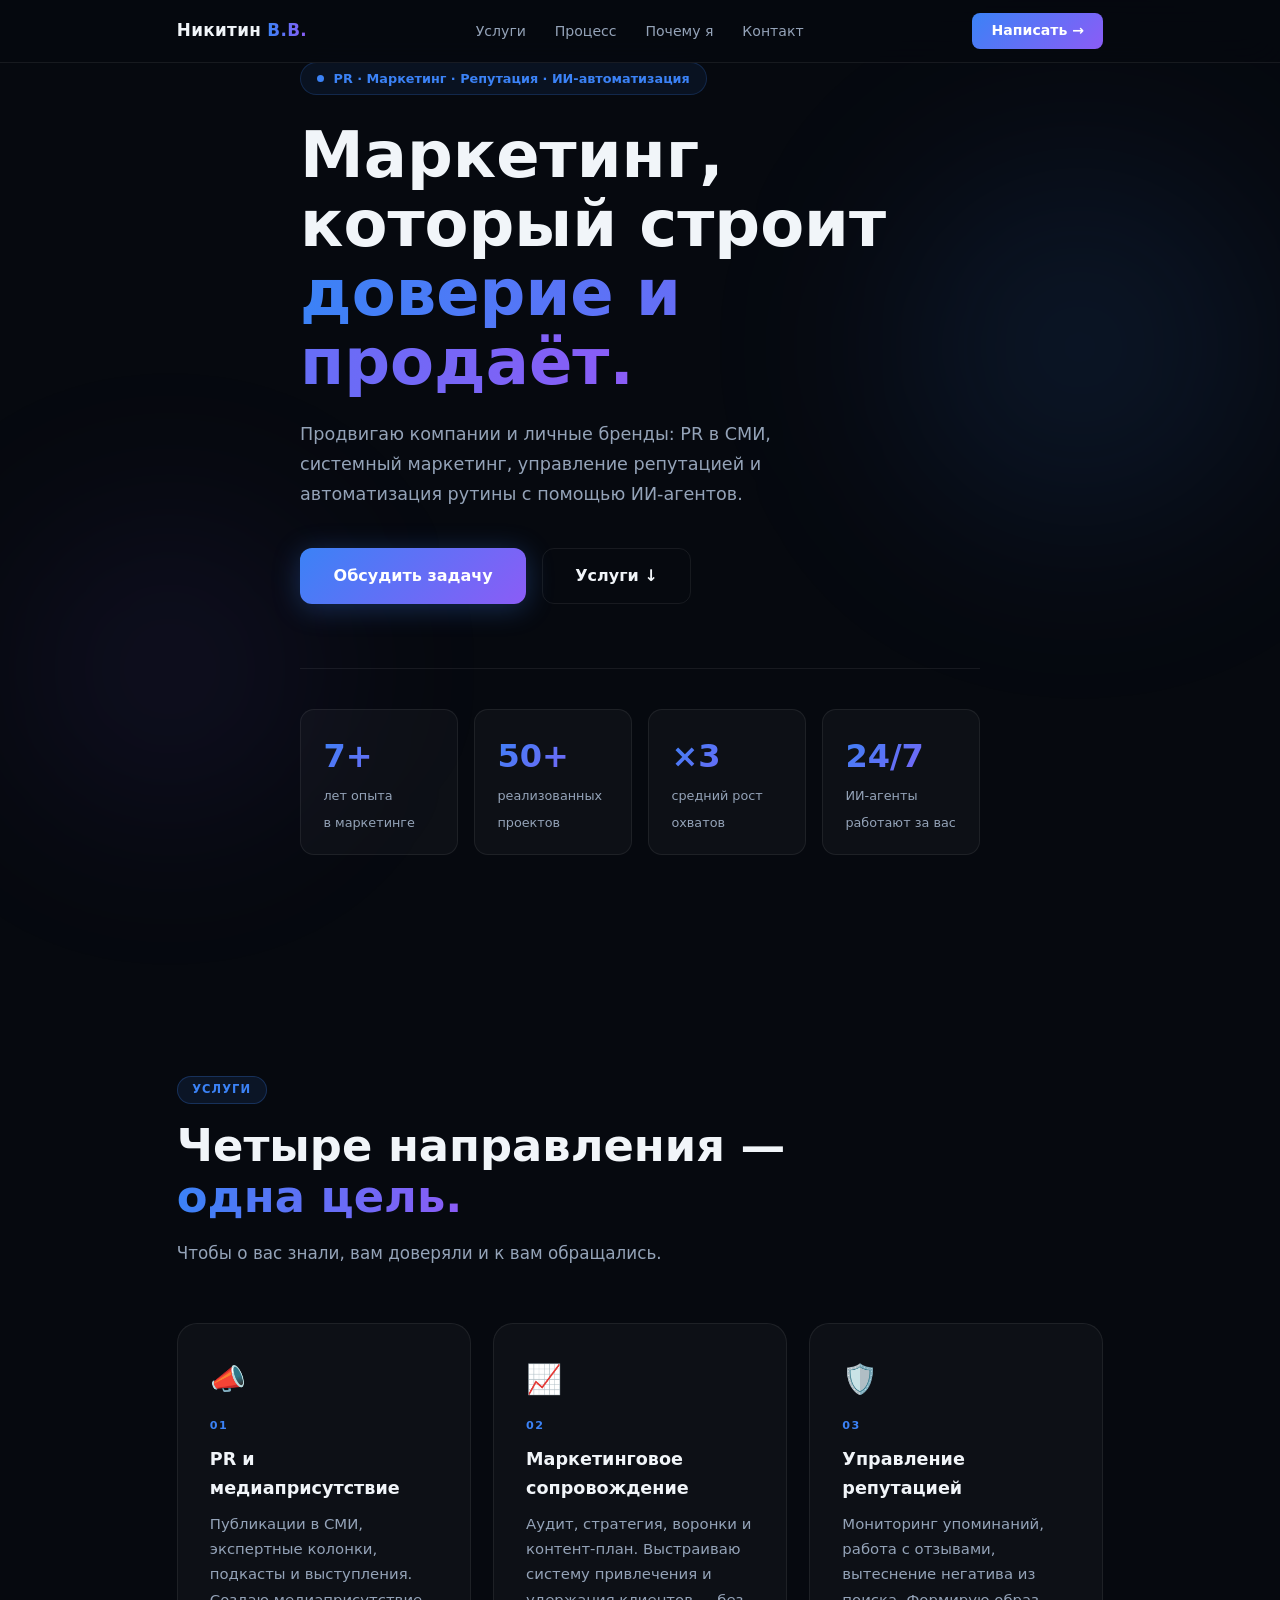
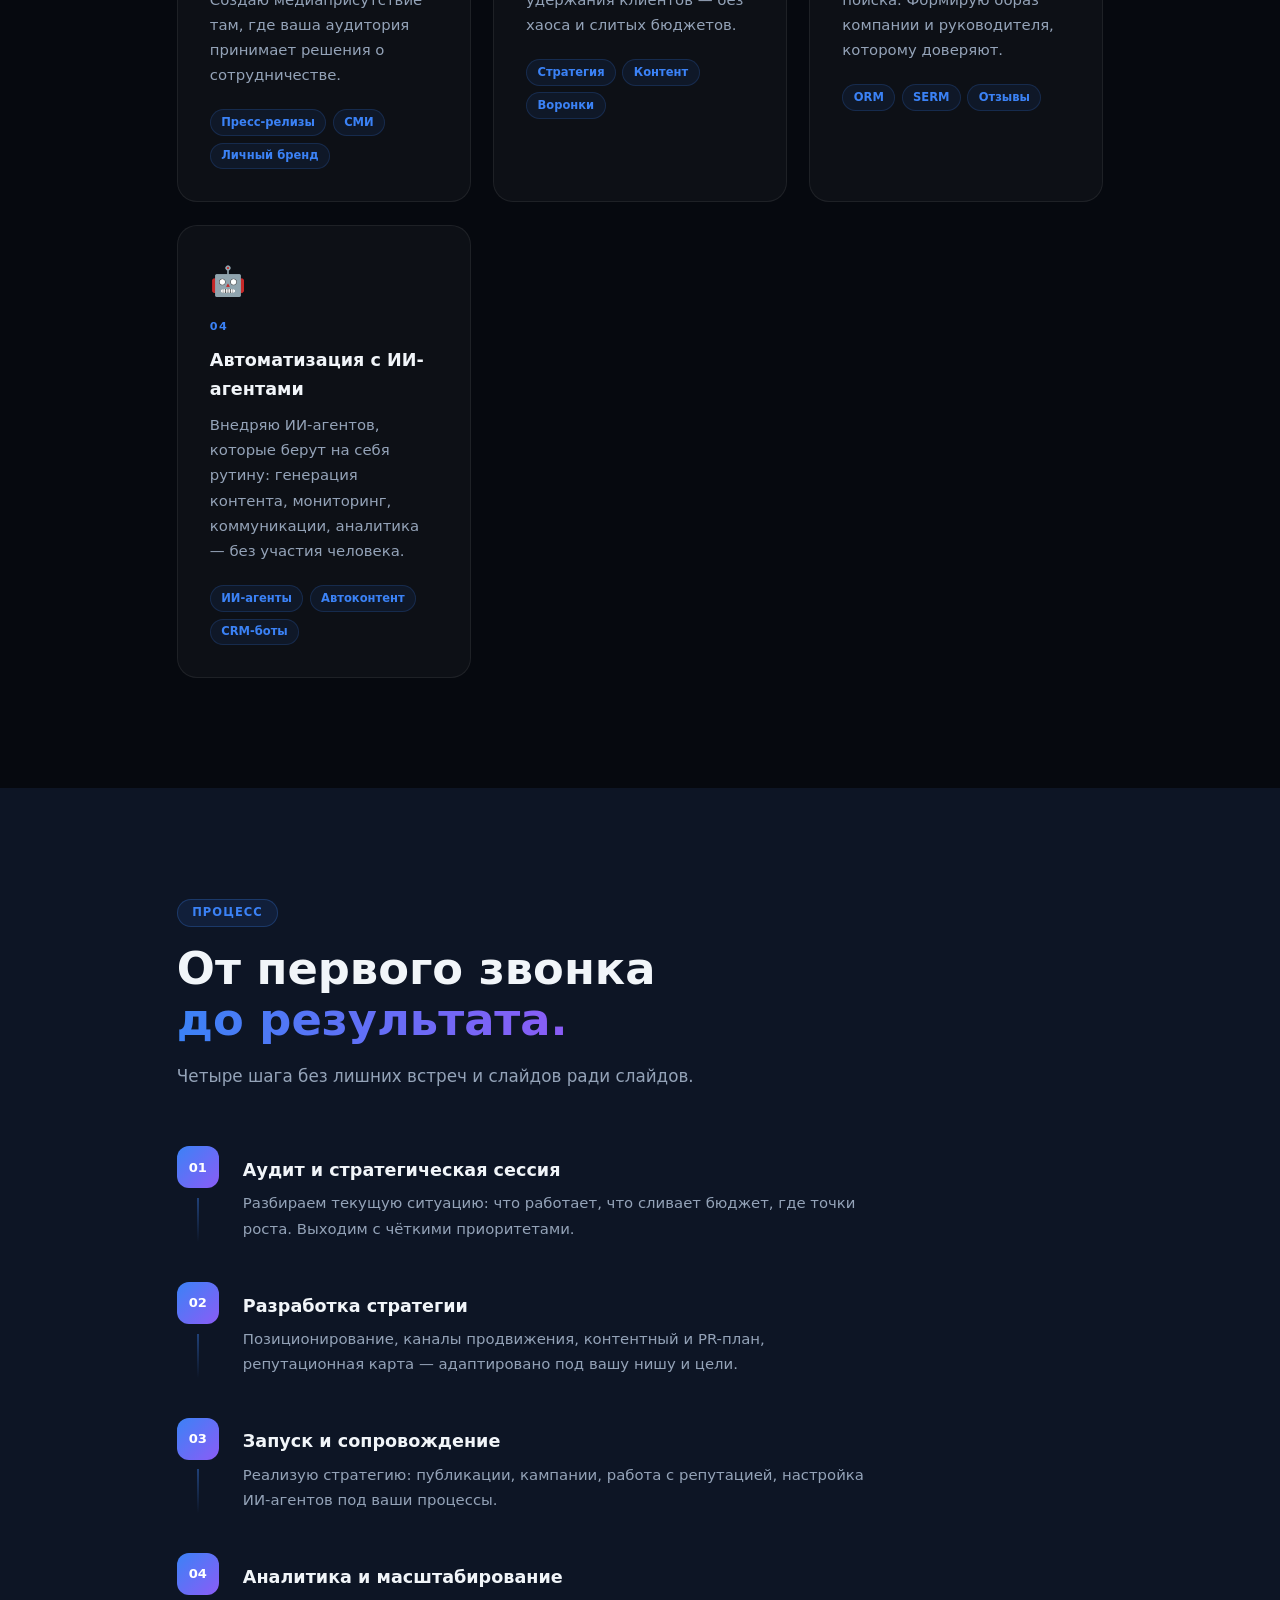
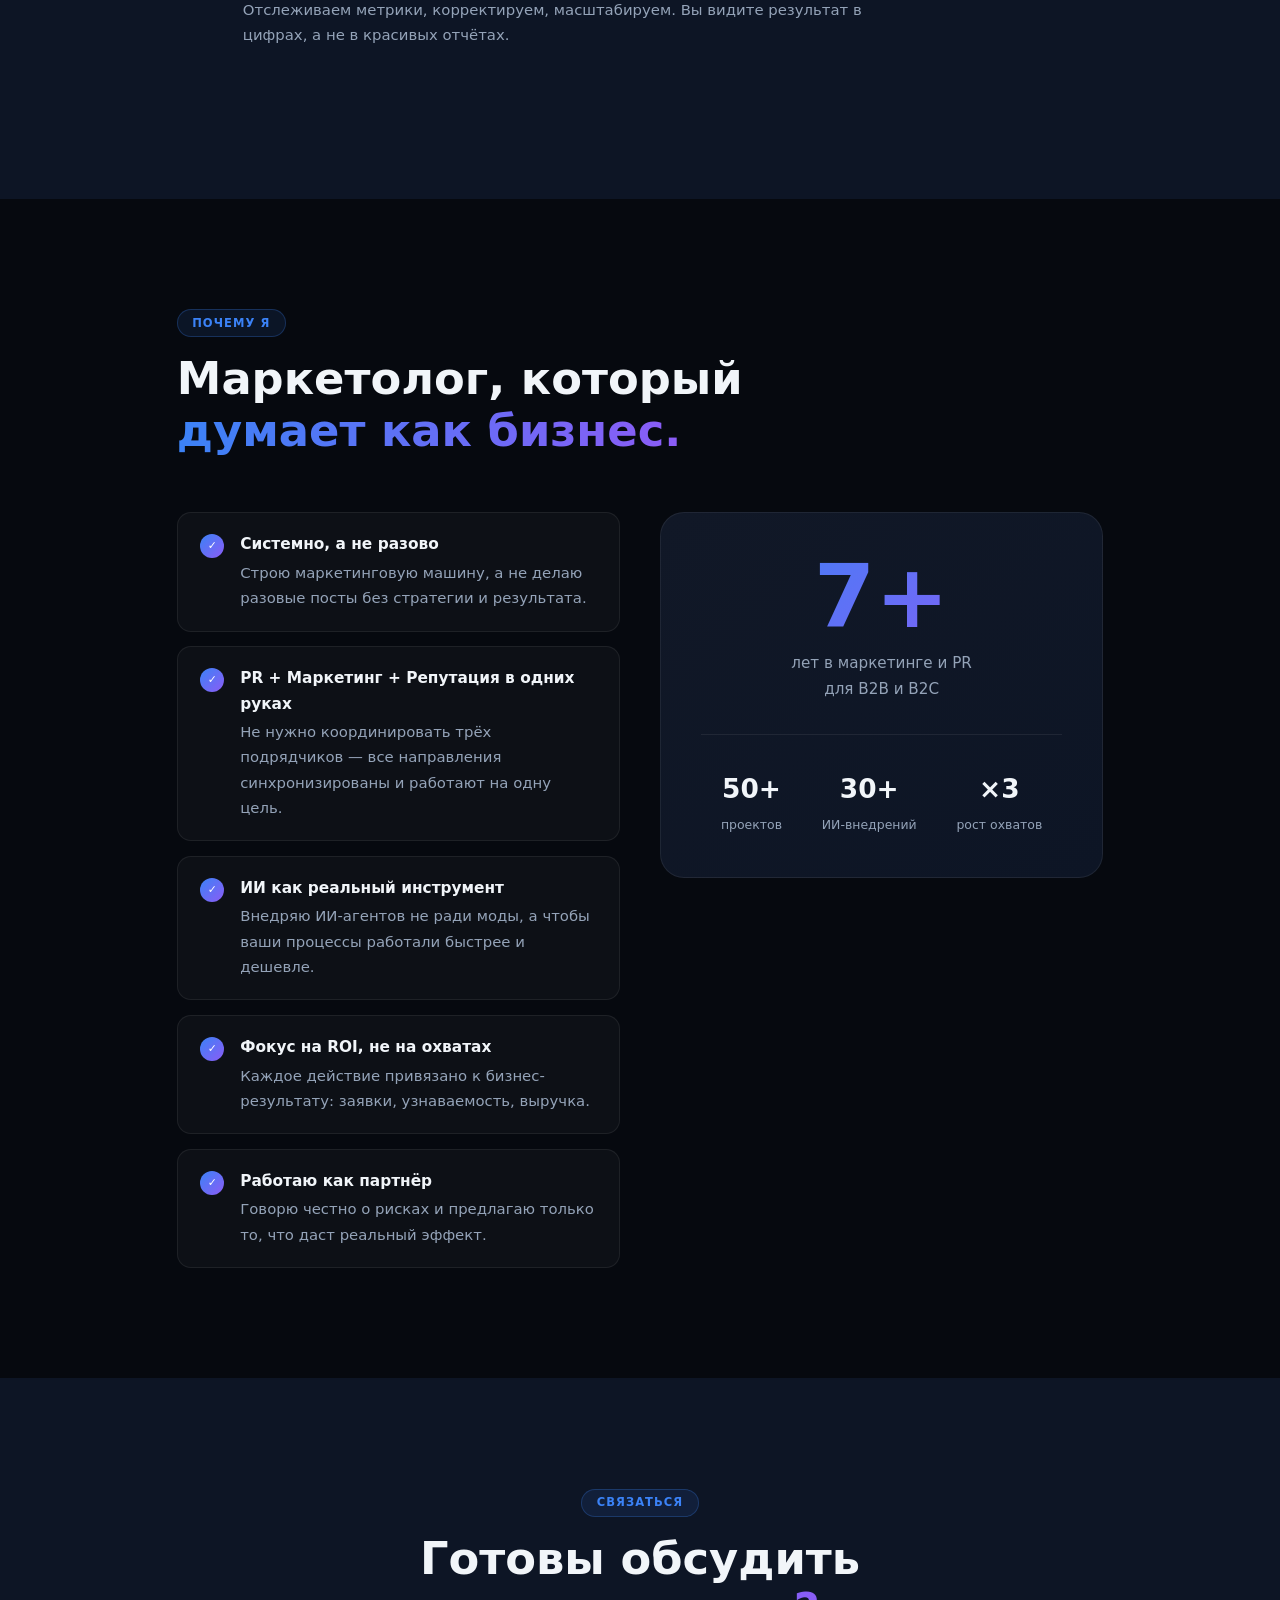
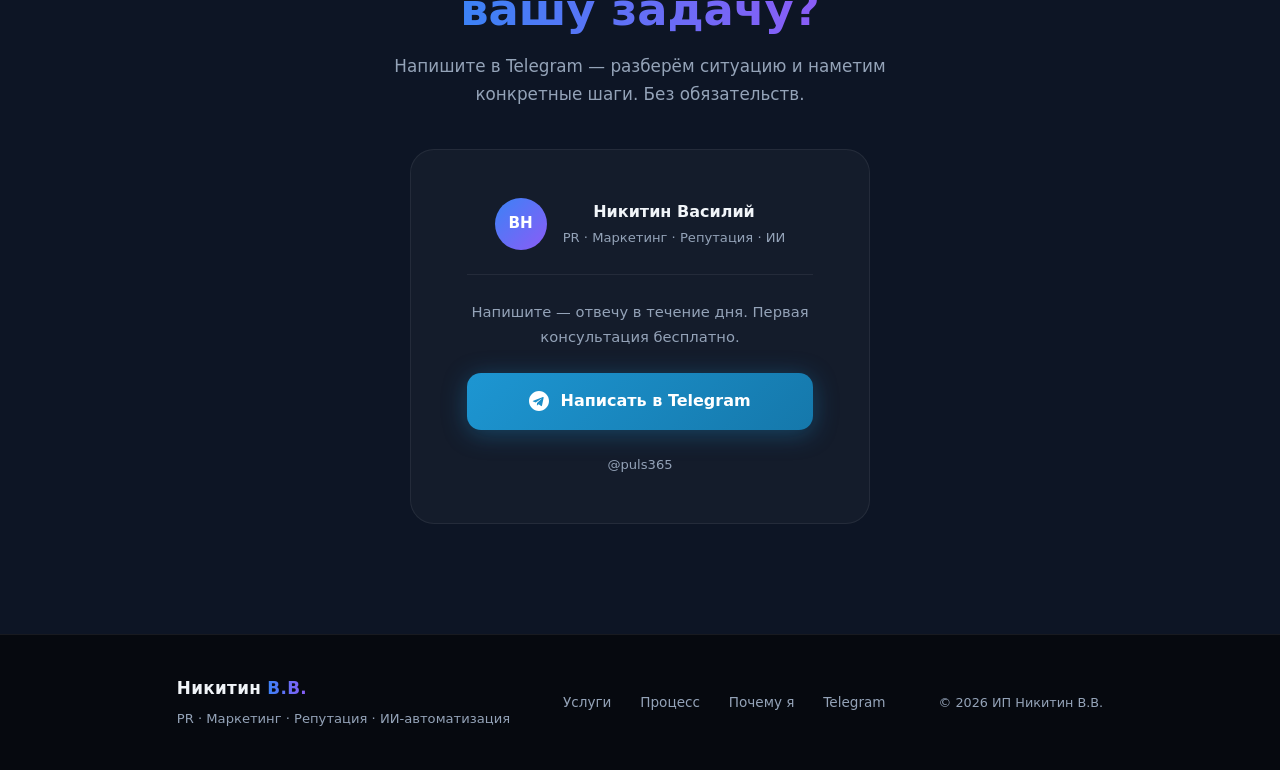
<file: index.html>
<!DOCTYPE html>
<html lang="ru">
<head>
  <meta charset="UTF-8">
  <meta name="viewport" content="width=device-width, initial-scale=1.0">
  <meta name="description" content="PR, маркетинговое сопровождение, управление репутацией и автоматизация процессов ИИ-агентами. ИП Никитин В.В.">
  <meta property="og:title" content="Никитин В.В. — PR · Маркетинг · Репутация · ИИ">
  <meta property="og:description" content="Системный маркетинг и PR для бизнеса. Управляем репутацией. Автоматизируем процессы с помощью ИИ-агентов.">
  <meta property="og:type" content="website">
  <link rel="icon" href="data:image/svg+xml,<svg xmlns='http://www.w3.org/2000/svg' viewBox='0 0 100 100'><text y='.9em' font-size='90'>🚀</text></svg>">
  <link rel="stylesheet" href="style.css">
  <title>Никитин В.В. — PR · Маркетинг · Репутация · ИИ</title>
</head>
<body>

<!-- NAV -->
<nav id="navbar">
  <div class="nav-inner">
    <div class="logo">Никитин <span>В.В.</span></div>
    <ul class="nav-links">
      <li><a href="#services">Услуги</a></li>
      <li><a href="#process">Процесс</a></li>
      <li><a href="#why">Почему я</a></li>
      <li><a href="#cta">Контакт</a></li>
    </ul>
    <a href="#cta" class="nav-btn">Написать →</a>
    <button class="burger" id="burger" aria-label="Меню">
      <span></span><span></span><span></span>
    </button>
  </div>
</nav>

<!-- MOBILE MENU -->
<div class="mobile-menu" id="mobileMenu">
  <ul>
    <li><a href="#services" class="mm-link">Услуги</a></li>
    <li><a href="#process" class="mm-link">Процесс</a></li>
    <li><a href="#why" class="mm-link">Почему я</a></li>
    <li><a href="#cta" class="mm-link">Контакт</a></li>
  </ul>
</div>

<!-- HERO -->
<section id="hero">
  <div class="hero-glow g1"></div>
  <div class="hero-glow g2"></div>
  <div class="wrap">
    <div class="hero-content reveal">
      <div class="badge">
        <span class="badge-dot"></span>
        PR · Маркетинг · Репутация · ИИ-автоматизация
      </div>
      <h1>
        Маркетинг,<br>
        который строит<br>
        <span class="grad">доверие и продаёт.</span>
      </h1>
      <p class="hero-desc">
        Продвигаю компании и личные бренды: PR в СМИ, системный маркетинг,
        управление репутацией и автоматизация рутины с помощью ИИ-агентов.
      </p>
      <div class="hero-actions">
        <a href="#cta" class="btn-primary">Обсудить задачу</a>
        <a href="#services" class="btn-outline">Услуги ↓</a>
      </div>
    </div>
    <div class="hero-metrics reveal">
      <div class="metric-card">
        <strong>7+</strong>
        <span>лет опыта<br>в маркетинге</span>
      </div>
      <div class="metric-card">
        <strong>50+</strong>
        <span>реализованных<br>проектов</span>
      </div>
      <div class="metric-card">
        <strong>×3</strong>
        <span>средний рост<br>охватов</span>
      </div>
      <div class="metric-card">
        <strong>24/7</strong>
        <span>ИИ-агенты<br>работают за вас</span>
      </div>
    </div>
  </div>
</section>

<!-- УСЛУГИ -->
<section id="services">
  <div class="wrap">
    <div class="section-head reveal">
      <div class="label">Услуги</div>
      <h2>Четыре направления —<br><span class="grad">одна цель.</span></h2>
      <p class="section-sub">Чтобы о вас знали, вам доверяли и к вам обращались.</p>
    </div>
    <div class="services-grid">

      <div class="s-card reveal">
        <div class="s-icon">📣</div>
        <div class="s-num">01</div>
        <h3>PR и медиаприсутствие</h3>
        <p>Публикации в СМИ, экспертные колонки, подкасты и выступления. Создаю медиаприсутствие там, где ваша аудитория принимает решения о сотрудничестве.</p>
        <div class="s-tags">
          <span>Пресс-релизы</span>
          <span>СМИ</span>
          <span>Личный бренд</span>
        </div>
      </div>

      <div class="s-card reveal">
        <div class="s-icon">📈</div>
        <div class="s-num">02</div>
        <h3>Маркетинговое сопровождение</h3>
        <p>Аудит, стратегия, воронки и контент-план. Выстраиваю систему привлечения и удержания клиентов — без хаоса и слитых бюджетов.</p>
        <div class="s-tags">
          <span>Стратегия</span>
          <span>Контент</span>
          <span>Воронки</span>
        </div>
      </div>

      <div class="s-card reveal">
        <div class="s-icon">🛡️</div>
        <div class="s-num">03</div>
        <h3>Управление репутацией</h3>
        <p>Мониторинг упоминаний, работа с отзывами, вытеснение негатива из поиска. Формирую образ компании и руководителя, которому доверяют.</p>
        <div class="s-tags">
          <span>ORM</span>
          <span>SERM</span>
          <span>Отзывы</span>
        </div>
      </div>

      <div class="s-card reveal">
        <div class="s-icon">🤖</div>
        <div class="s-num">04</div>
        <h3>Автоматизация с ИИ-агентами</h3>
        <p>Внедряю ИИ-агентов, которые берут на себя рутину: генерация контента, мониторинг, коммуникации, аналитика — без участия человека.</p>
        <div class="s-tags">
          <span>ИИ-агенты</span>
          <span>Автоконтент</span>
          <span>CRM-боты</span>
        </div>
      </div>

    </div>
  </div>
</section>

<!-- ПРОЦЕСС -->
<section id="process" class="bg-alt">
  <div class="wrap">
    <div class="section-head reveal">
      <div class="label">Процесс</div>
      <h2>От первого звонка<br><span class="grad">до результата.</span></h2>
      <p class="section-sub">Четыре шага без лишних встреч и слайдов ради слайдов.</p>
    </div>
    <div class="process-list">

      <div class="p-item reveal">
        <div class="p-left">
          <div class="p-num">01</div>
          <div class="p-line"></div>
        </div>
        <div class="p-body">
          <h3>Аудит и стратегическая сессия</h3>
          <p>Разбираем текущую ситуацию: что работает, что сливает бюджет, где точки роста. Выходим с чёткими приоритетами.</p>
        </div>
      </div>

      <div class="p-item reveal">
        <div class="p-left">
          <div class="p-num">02</div>
          <div class="p-line"></div>
        </div>
        <div class="p-body">
          <h3>Разработка стратегии</h3>
          <p>Позиционирование, каналы продвижения, контентный и PR-план, репутационная карта — адаптировано под вашу нишу и цели.</p>
        </div>
      </div>

      <div class="p-item reveal">
        <div class="p-left">
          <div class="p-num">03</div>
          <div class="p-line"></div>
        </div>
        <div class="p-body">
          <h3>Запуск и сопровождение</h3>
          <p>Реализую стратегию: публикации, кампании, работа с репутацией, настройка ИИ-агентов под ваши процессы.</p>
        </div>
      </div>

      <div class="p-item reveal">
        <div class="p-left">
          <div class="p-num">04</div>
        </div>
        <div class="p-body">
          <h3>Аналитика и масштабирование</h3>
          <p>Отслеживаем метрики, корректируем, масштабируем. Вы видите результат в цифрах, а не в красивых отчётах.</p>
        </div>
      </div>

    </div>
  </div>
</section>

<!-- ПОЧЕМУ Я -->
<section id="why">
  <div class="wrap">
    <div class="section-head reveal">
      <div class="label">Почему я</div>
      <h2>Маркетолог, который<br><span class="grad">думает как бизнес.</span></h2>
    </div>
    <div class="why-grid">
      <div class="why-list">

        <div class="why-item reveal">
          <div class="why-check">✓</div>
          <div>
            <strong>Системно, а не разово</strong>
            <p>Строю маркетинговую машину, а не делаю разовые посты без стратегии и результата.</p>
          </div>
        </div>

        <div class="why-item reveal">
          <div class="why-check">✓</div>
          <div>
            <strong>PR + Маркетинг + Репутация в одних руках</strong>
            <p>Не нужно координировать трёх подрядчиков — все направления синхронизированы и работают на одну цель.</p>
          </div>
        </div>

        <div class="why-item reveal">
          <div class="why-check">✓</div>
          <div>
            <strong>ИИ как реальный инструмент</strong>
            <p>Внедряю ИИ-агентов не ради моды, а чтобы ваши процессы работали быстрее и дешевле.</p>
          </div>
        </div>

        <div class="why-item reveal">
          <div class="why-check">✓</div>
          <div>
            <strong>Фокус на ROI, не на охватах</strong>
            <p>Каждое действие привязано к бизнес-результату: заявки, узнаваемость, выручка.</p>
          </div>
        </div>

        <div class="why-item reveal">
          <div class="why-check">✓</div>
          <div>
            <strong>Работаю как партнёр</strong>
            <p>Говорю честно о рисках и предлагаю только то, что даст реальный эффект.</p>
          </div>
        </div>

      </div>
      <div class="why-visual reveal">
        <div class="big-num">7+</div>
        <p>лет в маркетинге и PR<br>для B2B и B2C</p>
        <hr class="vis-divider">
        <div class="why-stats">
          <div class="ws-item">
            <strong>50+</strong>
            <span>проектов</span>
          </div>
          <div class="ws-item">
            <strong>30+</strong>
            <span>ИИ-внедрений</span>
          </div>
          <div class="ws-item">
            <strong>×3</strong>
            <span>рост охватов</span>
          </div>
        </div>
      </div>
    </div>
  </div>
</section>

<!-- CTA -->
<section id="cta" class="bg-alt">
  <div class="wrap">
    <div class="section-head reveal" style="text-align:center;margin:0 auto 2.5rem;">
      <div class="label">Связаться</div>
      <h2>Готовы обсудить<br><span class="grad">вашу задачу?</span></h2>
      <p class="section-sub" style="margin:0 auto;">
        Напишите в Telegram — разберём ситуацию и наметим конкретные шаги. Без обязательств.
      </p>
    </div>
    <div class="cta-card reveal">
      <div class="cta-top">
        <div class="cta-avatar">ВН</div>
        <div>
          <div class="cta-name">Никитин Василий</div>
          <div class="cta-role">PR · Маркетинг · Репутация · ИИ</div>
        </div>
      </div>
      <div class="cta-divider"></div>
      <p class="cta-msg">Напишите — отвечу в течение дня. Первая консультация бесплатно.</p>
      <a href="https://t.me/puls365" class="tg-btn" target="_blank" rel="noopener">
        <svg width="20" height="20" viewBox="0 0 24 24" fill="none">
          <path d="M12 0C5.373 0 0 5.373 0 12s5.373 12 12 12 12-5.373 12-12S18.627 0 12 0zm5.562 8.248-1.97 9.289c-.145.658-.537.818-1.084.508l-3-2.21-1.447 1.394c-.16.16-.295.295-.605.295l.213-3.053 5.56-5.023c.242-.213-.054-.333-.373-.12l-6.871 4.326-2.962-.924c-.643-.204-.657-.643.136-.953l11.57-4.461c.537-.194 1.006.131.833.932z" fill="white"/>
        </svg>
        Написать в Telegram
      </a>
      <div class="cta-handle">@puls365</div>
    </div>
  </div>
</section>

<!-- FOOTER -->
<footer>
  <div class="wrap footer-inner">
    <div class="footer-brand">
      <div class="logo">Никитин <span>В.В.</span></div>
      <p>PR · Маркетинг · Репутация · ИИ-автоматизация</p>
    </div>
    <nav class="footer-nav">
      <a href="#services">Услуги</a>
      <a href="#process">Процесс</a>
      <a href="#why">Почему я</a>
      <a href="https://t.me/puls365" target="_blank" rel="noopener">Telegram</a>
    </nav>
    <div class="footer-copy">© 2026 ИП Никитин В.В.</div>
  </div>
</footer>

<script src="script.js"></script>
</body>
</html>
</file>
<file: style.css>
/* ── RESET & VARS ── */
*, *::before, *::after { box-sizing: border-box; margin: 0; padding: 0; }

:root {
  --bg:     #06090f;
  --bg2:    #0d1525;
  --bg3:    #111827;
  --a1:     #3b82f6;
  --a2:     #8b5cf6;
  --text:   #f1f5f9;
  --sub:    #94a3b8;
  --border: rgba(255, 255, 255, 0.07);
  --card:   rgba(255, 255, 255, 0.03);
  --radius: 16px;
}

html { scroll-behavior: smooth; }

body {
  font-family: 'Segoe UI', system-ui, -apple-system, sans-serif;
  background: var(--bg);
  color: var(--text);
  line-height: 1.65;
  overflow-x: hidden;
}

/* ── TYPOGRAPHY ── */
h1 {
  font-size: clamp(2.4rem, 5.5vw, 4rem);
  font-weight: 900;
  line-height: 1.08;
  margin-bottom: 1.4rem;
}
h2 {
  font-size: clamp(1.9rem, 4vw, 2.8rem);
  font-weight: 900;
  line-height: 1.15;
  margin-bottom: 1rem;
}
h3 { font-size: 1.1rem; font-weight: 800; margin-bottom: .55rem; }
p  { color: var(--sub); font-size: .93rem; line-height: 1.7; }

.grad {
  background: linear-gradient(90deg, var(--a1), var(--a2));
  -webkit-background-clip: text;
  -webkit-text-fill-color: transparent;
  background-clip: text;
}

/* ── LAYOUT ── */
.wrap { max-width: 1080px; margin: 0 auto; padding: 0 6%; }
section { padding: 110px 0; }
.bg-alt { background: var(--bg2); }

.section-head { margin-bottom: 3.5rem; }
.section-sub  { color: var(--sub); font-size: 1.05rem; max-width: 560px; }

/* ── LABEL ── */
.label {
  display: inline-block;
  background: rgba(59, 130, 246, 0.1);
  color: var(--a1);
  border: 1px solid rgba(59, 130, 246, 0.25);
  padding: .22rem .9rem;
  border-radius: 100px;
  font-size: .72rem;
  font-weight: 700;
  letter-spacing: .09em;
  text-transform: uppercase;
  margin-bottom: 1rem;
}

/* ── LOGO ── */
.logo {
  font-size: 1.05rem;
  font-weight: 800;
  letter-spacing: .02em;
  color: var(--text);
}
.logo span {
  background: linear-gradient(90deg, var(--a1), var(--a2));
  -webkit-background-clip: text;
  -webkit-text-fill-color: transparent;
  background-clip: text;
}

/* ── NAV ── */
#navbar {
  position: fixed; top: 0; left: 0; right: 0; z-index: 200;
  background: rgba(6, 9, 15, 0.88);
  backdrop-filter: blur(18px);
  border-bottom: 1px solid var(--border);
  transition: box-shadow .3s;
}
#navbar.scrolled { box-shadow: 0 4px 32px rgba(0,0,0,.4); }
.nav-inner {
  max-width: 1080px; margin: 0 auto; padding: 0 6%;
  height: 62px;
  display: flex; align-items: center; justify-content: space-between; gap: 2rem;
}
.nav-links {
  display: flex; gap: 1.8rem; list-style: none;
}
.nav-links a {
  color: var(--sub); text-decoration: none; font-size: .88rem;
  transition: color .2s;
}
.nav-links a:hover { color: var(--text); }
.nav-btn {
  background: linear-gradient(135deg, var(--a1), var(--a2));
  color: #fff; text-decoration: none;
  padding: .42rem 1.2rem; border-radius: 8px;
  font-size: .88rem; font-weight: 700;
  white-space: nowrap;
  transition: opacity .2s, transform .2s;
}
.nav-btn:hover { opacity: .85; transform: translateY(-1px); }

/* BURGER */
.burger {
  display: none; flex-direction: column; gap: 5px;
  background: none; border: none; cursor: pointer; padding: 4px;
}
.burger span {
  display: block; width: 24px; height: 2px;
  background: var(--text); border-radius: 2px;
  transition: transform .3s, opacity .3s;
}
.burger.open span:nth-child(1) { transform: translateY(7px) rotate(45deg); }
.burger.open span:nth-child(2) { opacity: 0; }
.burger.open span:nth-child(3) { transform: translateY(-7px) rotate(-45deg); }

/* MOBILE MENU */
.mobile-menu {
  display: none;
  position: fixed; top: 62px; left: 0; right: 0; z-index: 199;
  background: var(--bg2);
  border-bottom: 1px solid var(--border);
  padding: 1.5rem 6% 2rem;
  transform: translateY(-8px);
  opacity: 0;
  transition: opacity .25s, transform .25s;
}
.mobile-menu.open {
  display: block;
  transform: translateY(0);
  opacity: 1;
}
.mobile-menu ul { list-style: none; display: flex; flex-direction: column; gap: 1rem; }
.mobile-menu a {
  color: var(--text); text-decoration: none; font-size: 1.1rem; font-weight: 600;
  display: block; padding: .5rem 0;
  border-bottom: 1px solid var(--border);
}

/* ── HERO ── */
#hero {
  min-height: 100vh;
  display: flex; flex-direction: column; justify-content: center;
  padding-top: 62px;
  position: relative; overflow: hidden;
}
.hero-glow {
  position: absolute; pointer-events: none;
  border-radius: 50%; filter: blur(80px);
}
.g1 {
  width: 600px; height: 500px;
  background: radial-gradient(circle, rgba(59,130,246,.14) 0%, transparent 70%);
  top: 10%; right: -100px;
}
.g2 {
  width: 500px; height: 400px;
  background: radial-gradient(circle, rgba(139,92,246,.1) 0%, transparent 70%);
  bottom: 10%; left: -80px;
}
.hero-content { position: relative; max-width: 680px; }
.badge {
  display: inline-flex; align-items: center; gap: .6rem;
  background: rgba(59,130,246,.08);
  border: 1px solid rgba(59,130,246,.2);
  padding: .32rem 1rem; border-radius: 100px;
  font-size: .8rem; color: var(--a1); font-weight: 600;
  margin-bottom: 1.6rem;
}
.badge-dot {
  width: 7px; height: 7px; border-radius: 50%;
  background: var(--a1);
  animation: blink 2.2s ease-in-out infinite;
}
@keyframes blink { 0%,100%{opacity:1} 50%{opacity:.25} }

.hero-desc { font-size: 1.1rem; max-width: 500px; margin-bottom: 2.4rem; color: var(--sub); }

.hero-actions { display: flex; gap: 1rem; flex-wrap: wrap; margin-bottom: 0; }
.btn-primary {
  display: inline-flex; align-items: center;
  background: linear-gradient(135deg, var(--a1), var(--a2));
  color: #fff; text-decoration: none;
  padding: .88rem 2.1rem; border-radius: 12px;
  font-size: 1rem; font-weight: 700;
  box-shadow: 0 4px 28px rgba(59,130,246,.3);
  transition: transform .2s, box-shadow .2s;
}
.btn-primary:hover { transform: translateY(-2px); box-shadow: 0 8px 36px rgba(59,130,246,.42); }
.btn-outline {
  display: inline-flex; align-items: center;
  border: 1px solid var(--border);
  color: var(--text); text-decoration: none;
  padding: .88rem 2rem; border-radius: 12px;
  font-size: 1rem; font-weight: 600;
  transition: border-color .2s, background .2s;
}
.btn-outline:hover { border-color: var(--a1); background: rgba(59,130,246,.06); }

.hero-metrics {
  display: flex; gap: 1rem; flex-wrap: wrap;
  margin-top: 4rem;
  padding-top: 2.5rem;
  border-top: 1px solid var(--border);
}
.metric-card {
  flex: 1; min-width: 120px;
  background: var(--card);
  border: 1px solid var(--border);
  border-radius: 14px; padding: 1.2rem 1.4rem;
  transition: border-color .25s, transform .25s;
}
.metric-card:hover { border-color: rgba(59,130,246,.3); transform: translateY(-3px); }
.metric-card strong {
  display: block; font-size: 2rem; font-weight: 900;
  background: linear-gradient(135deg, var(--a1), var(--a2));
  -webkit-background-clip: text; -webkit-text-fill-color: transparent;
  background-clip: text;
}
.metric-card span { color: var(--sub); font-size: .8rem; line-height: 1.45; }

/* ── SERVICES ── */
.services-grid {
  display: grid;
  grid-template-columns: repeat(auto-fit, minmax(240px, 1fr));
  gap: 1.4rem;
}
.s-card {
  background: var(--card);
  border: 1px solid var(--border);
  border-radius: 20px; padding: 2rem;
  position: relative; overflow: hidden;
  transition: transform .28s, border-color .28s;
}
.s-card::before {
  content: '';
  position: absolute; top: 0; left: 0; right: 0; height: 2px;
  background: linear-gradient(90deg, var(--a1), var(--a2));
  opacity: 0; transition: opacity .28s;
}
.s-card:hover { transform: translateY(-6px); border-color: rgba(59,130,246,.25); }
.s-card:hover::before { opacity: 1; }
.s-icon { font-size: 1.8rem; margin-bottom: .8rem; display: block; }
.s-num {
  font-size: .7rem; font-weight: 800;
  color: var(--a1); letter-spacing: .12em;
  margin-bottom: .6rem;
}
.s-card h3 { color: var(--text); }
.s-card p  { margin-top: .4rem; }
.s-tags { display: flex; flex-wrap: wrap; gap: .4rem; margin-top: 1.3rem; }
.s-tags span {
  font-size: .72rem; font-weight: 600;
  padding: .18rem .65rem; border-radius: 100px;
  background: rgba(59,130,246,.08); color: var(--a1);
  border: 1px solid rgba(59,130,246,.18);
}

/* ── PROCESS ── */
.process-list { display: flex; flex-direction: column; gap: 0; max-width: 700px; }
.p-item {
  display: flex; gap: 1.5rem; padding-bottom: 2.5rem;
}
.p-left {
  display: flex; flex-direction: column; align-items: center;
  flex-shrink: 0;
}
.p-num {
  width: 42px; height: 42px; border-radius: 12px;
  background: linear-gradient(135deg, var(--a1), var(--a2));
  display: flex; align-items: center; justify-content: center;
  font-size: .82rem; font-weight: 900; color: #fff;
  flex-shrink: 0;
}
.p-line {
  flex: 1; width: 2px; margin-top: .6rem;
  background: linear-gradient(to bottom, rgba(59,130,246,.4), transparent);
  min-height: 30px;
}
.p-body { padding-top: .6rem; }
.p-body h3 { color: var(--text); margin-bottom: .4rem; }

/* ── WHY ── */
.why-grid {
  display: grid; grid-template-columns: 1fr 1fr;
  gap: 2.5rem; align-items: start;
}
.why-list { display: flex; flex-direction: column; gap: .9rem; }
.why-item {
  display: flex; gap: 1rem;
  background: var(--card);
  border: 1px solid var(--border);
  border-radius: 14px; padding: 1.2rem 1.4rem;
  transition: border-color .2s, transform .2s;
}
.why-item:hover { border-color: rgba(59,130,246,.3); transform: translateX(4px); }
.why-check {
  flex-shrink: 0;
  width: 24px; height: 24px; border-radius: 50%;
  background: linear-gradient(135deg, var(--a1), var(--a2));
  display: flex; align-items: center; justify-content: center;
  font-size: .68rem; color: #fff; font-weight: 900;
  margin-top: .1rem;
}
.why-item strong { display: block; font-size: .96rem; font-weight: 700; color: var(--text); margin-bottom: .2rem; }

.why-visual {
  background: linear-gradient(145deg, var(--bg3), var(--bg2));
  border: 1px solid var(--border);
  border-radius: 24px; padding: 2.5rem;
  text-align: center;
  position: sticky; top: 80px;
}
.big-num {
  font-size: 5.5rem; font-weight: 900; line-height: 1;
  background: linear-gradient(135deg, var(--a1), var(--a2));
  -webkit-background-clip: text; -webkit-text-fill-color: transparent;
  background-clip: text;
}
.why-visual > p { color: var(--sub); margin-top: .6rem; font-size: .95rem; }
.vis-divider { border: none; border-top: 1px solid var(--border); margin: 2rem 0; }
.why-stats { display: flex; justify-content: space-around; }
.ws-item strong { display: block; font-size: 1.65rem; font-weight: 900; color: var(--text); }
.ws-item span   { color: var(--sub); font-size: .78rem; }

/* ── CTA ── */
.cta-card {
  display: flex; flex-direction: column; align-items: center; gap: 1.5rem;
  background: var(--card);
  border: 1px solid var(--border);
  border-radius: 24px; padding: 3rem 3.5rem;
  max-width: 460px; margin: 0 auto;
  text-align: center;
}
.cta-top { display: flex; align-items: center; gap: 1rem; }
.cta-avatar {
  width: 52px; height: 52px; border-radius: 50%;
  background: linear-gradient(135deg, var(--a1), var(--a2));
  display: flex; align-items: center; justify-content: center;
  font-size: .95rem; font-weight: 900; color: #fff;
  flex-shrink: 0;
}
.cta-name { font-weight: 800; font-size: 1rem; color: var(--text); }
.cta-role { color: var(--sub); font-size: .82rem; margin-top: .1rem; }
.cta-divider { width: 100%; height: 1px; background: var(--border); }
.cta-msg { color: var(--sub); font-size: .92rem; }

.tg-btn {
  display: inline-flex; align-items: center; gap: .7rem;
  background: linear-gradient(135deg, #1d96d2, #1578ab);
  color: #fff; text-decoration: none;
  padding: .95rem 2.4rem; border-radius: 14px;
  font-size: 1rem; font-weight: 700;
  box-shadow: 0 4px 24px rgba(29,150,210,.35);
  transition: transform .2s, box-shadow .2s;
  width: 100%; justify-content: center;
}
.tg-btn:hover { transform: translateY(-2px); box-shadow: 0 8px 32px rgba(29,150,210,.45); }
.cta-handle { color: var(--sub); font-size: .82rem; }

/* ── FOOTER ── */
footer {
  background: var(--bg);
  border-top: 1px solid var(--border);
  padding: 2.5rem 0;
}
.footer-inner {
  display: flex; align-items: center; justify-content: space-between;
  flex-wrap: wrap; gap: 1.5rem;
}
.footer-brand p { color: var(--sub); font-size: .82rem; margin-top: .3rem; }
.footer-nav { display: flex; gap: 1.8rem; }
.footer-nav a { color: var(--sub); text-decoration: none; font-size: .85rem; transition: color .2s; }
.footer-nav a:hover { color: var(--text); }
.footer-copy { color: var(--sub); font-size: .8rem; }

/* ── REVEAL ANIMATION ── */
.reveal {
  opacity: 0;
  transform: translateY(28px);
  transition: opacity .65s ease, transform .65s ease;
}
.reveal.visible {
  opacity: 1;
  transform: translateY(0);
}

/* ── RESPONSIVE ── */
@media (max-width: 900px) {
  .why-grid { grid-template-columns: 1fr; }
  .why-visual { position: static; }
}

@media (max-width: 640px) {
  section { padding: 80px 0; }
  .nav-links, .nav-btn { display: none; }
  .burger { display: flex; }
  h1 { font-size: 2.4rem; }
  .hero-metrics { gap: .75rem; }
  .metric-card { min-width: calc(50% - .5rem); }
  .services-grid { grid-template-columns: 1fr; }
  .cta-card { padding: 2rem 1.5rem; }
  .footer-inner { flex-direction: column; text-align: center; }
  .footer-nav { flex-wrap: wrap; justify-content: center; gap: 1rem; }
}
</file>
